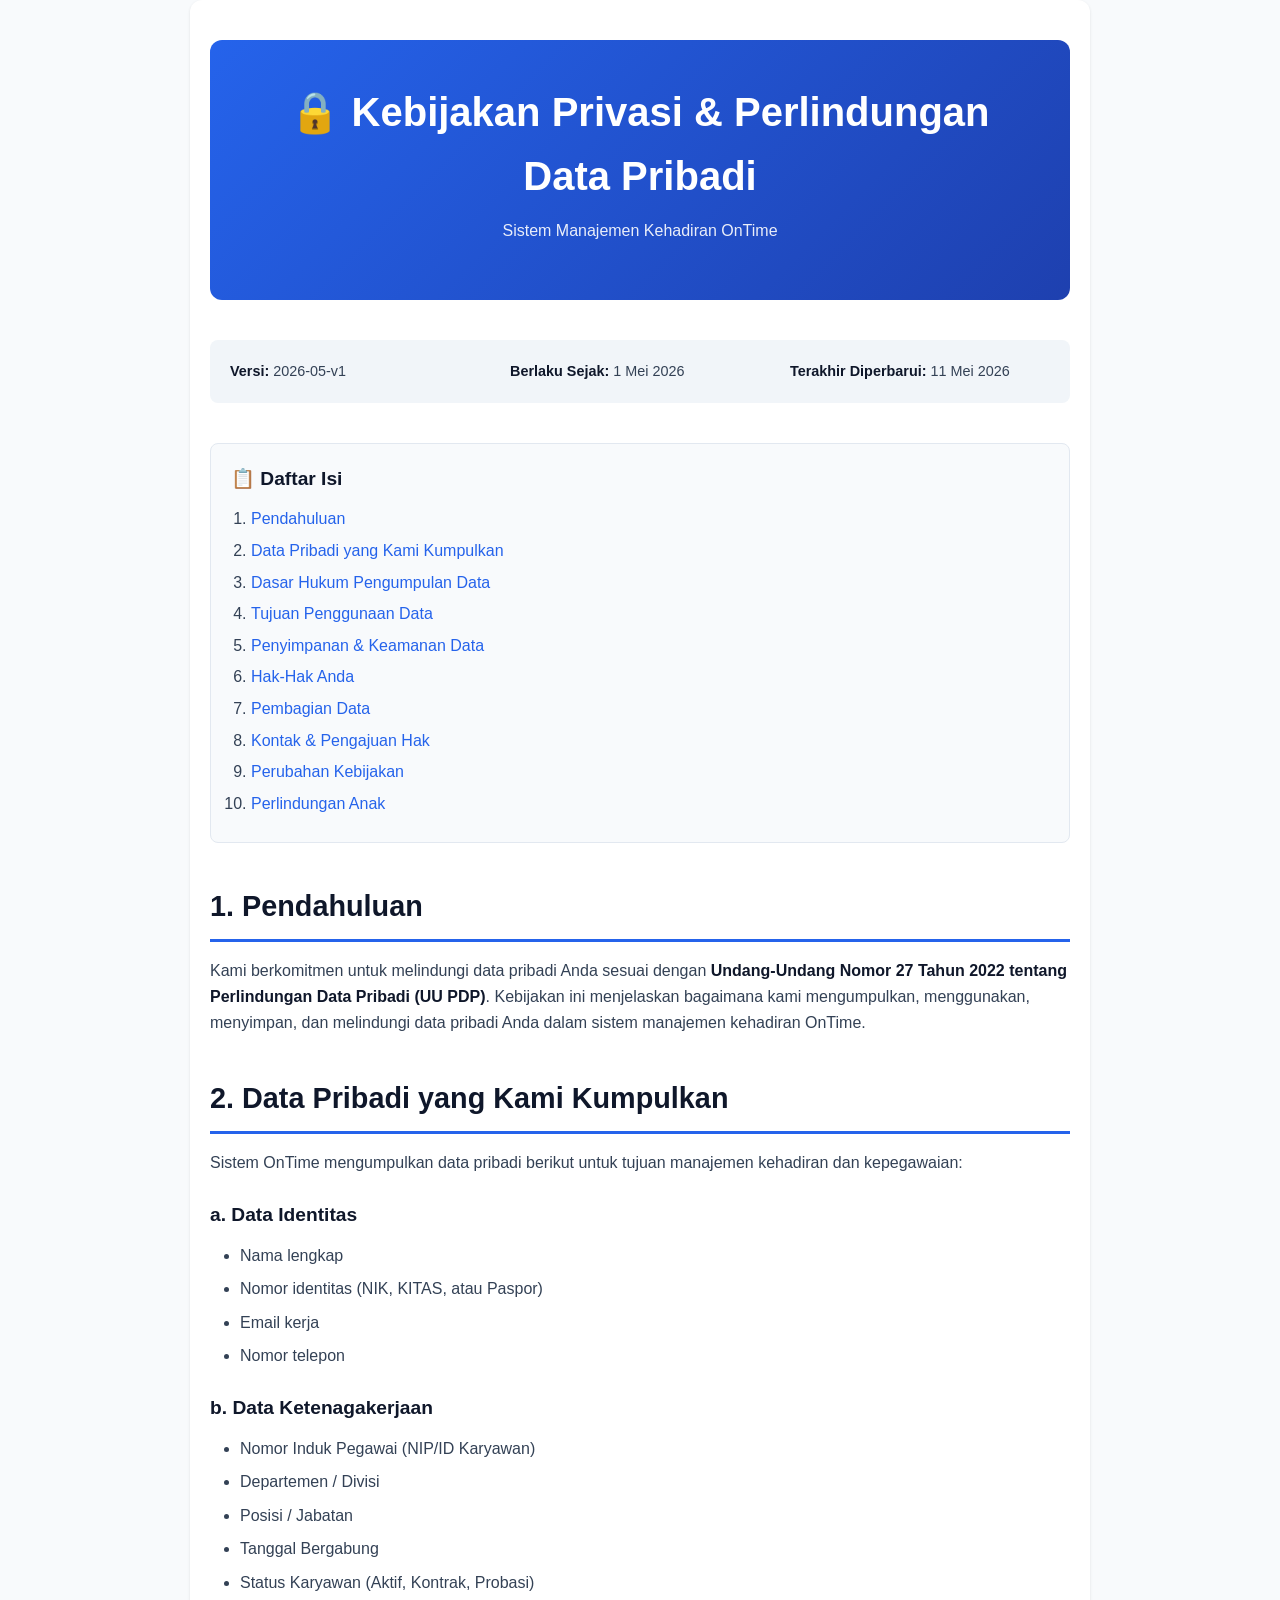
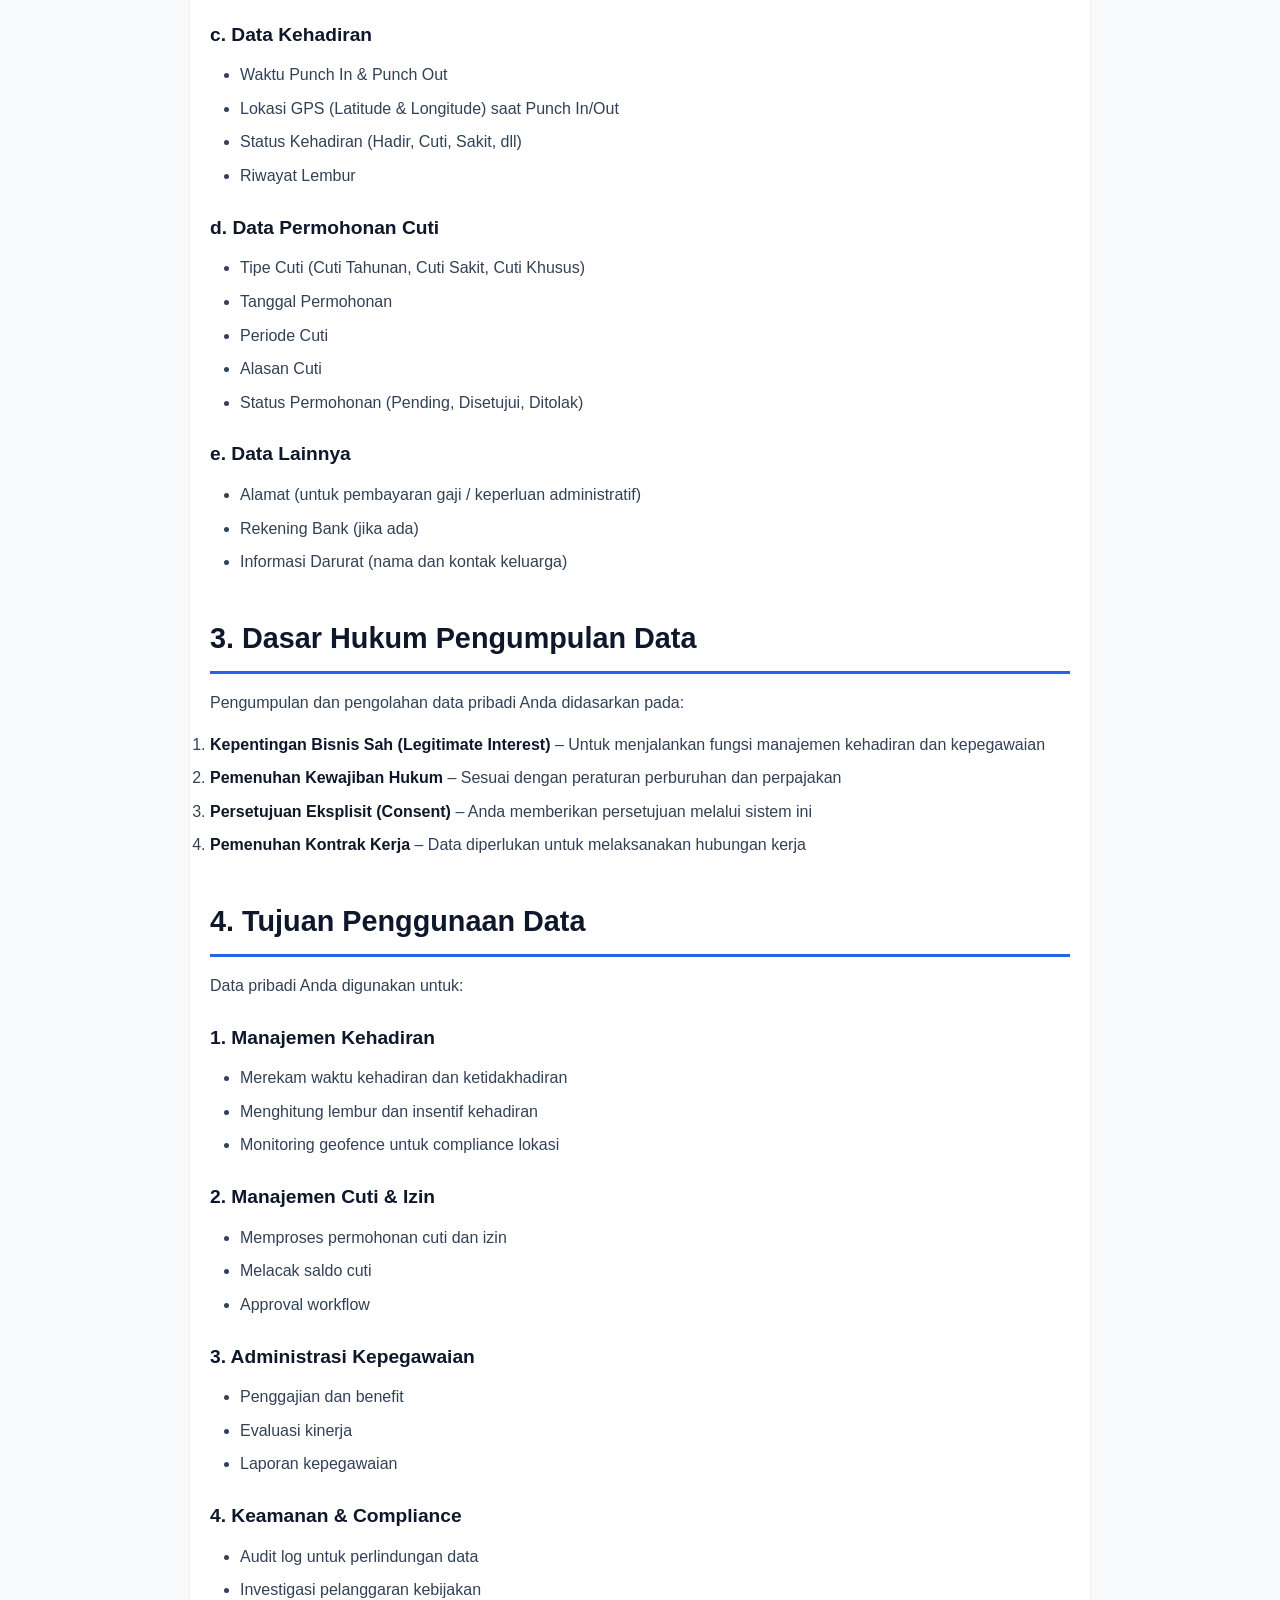
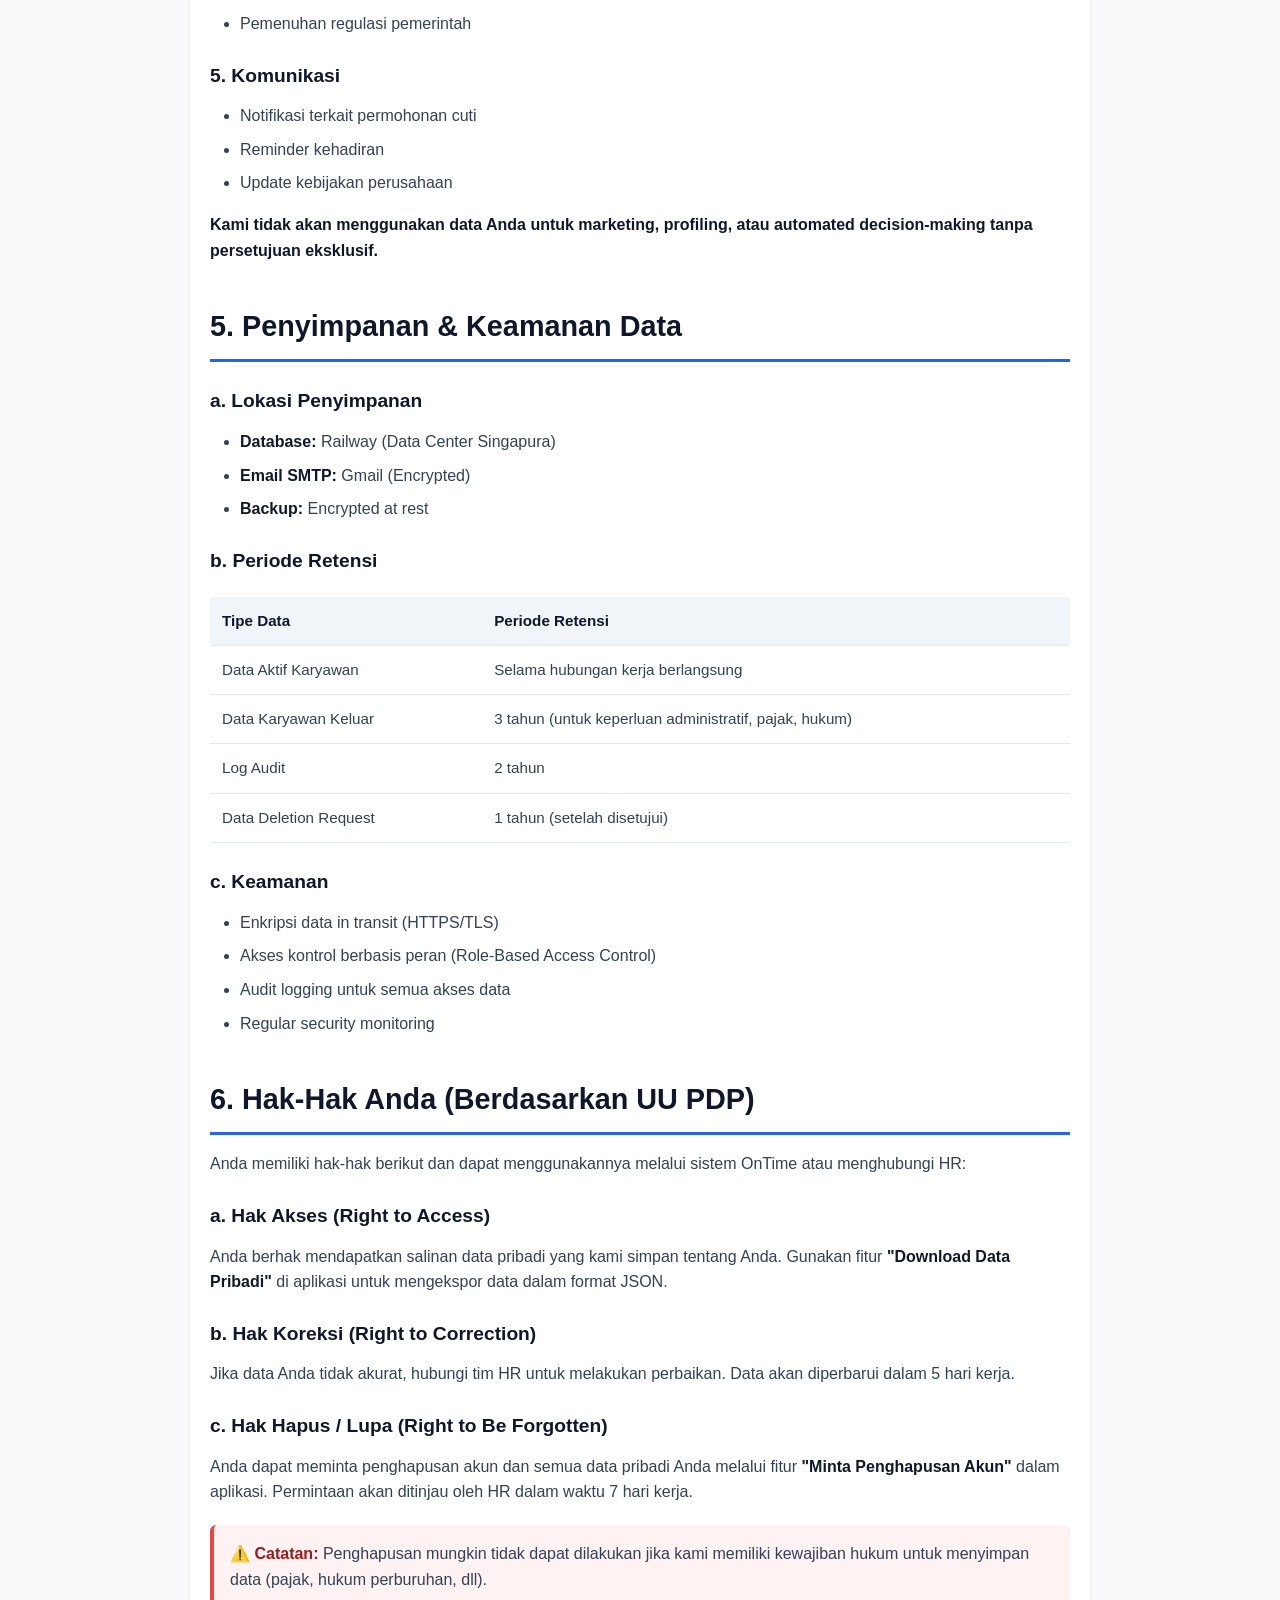
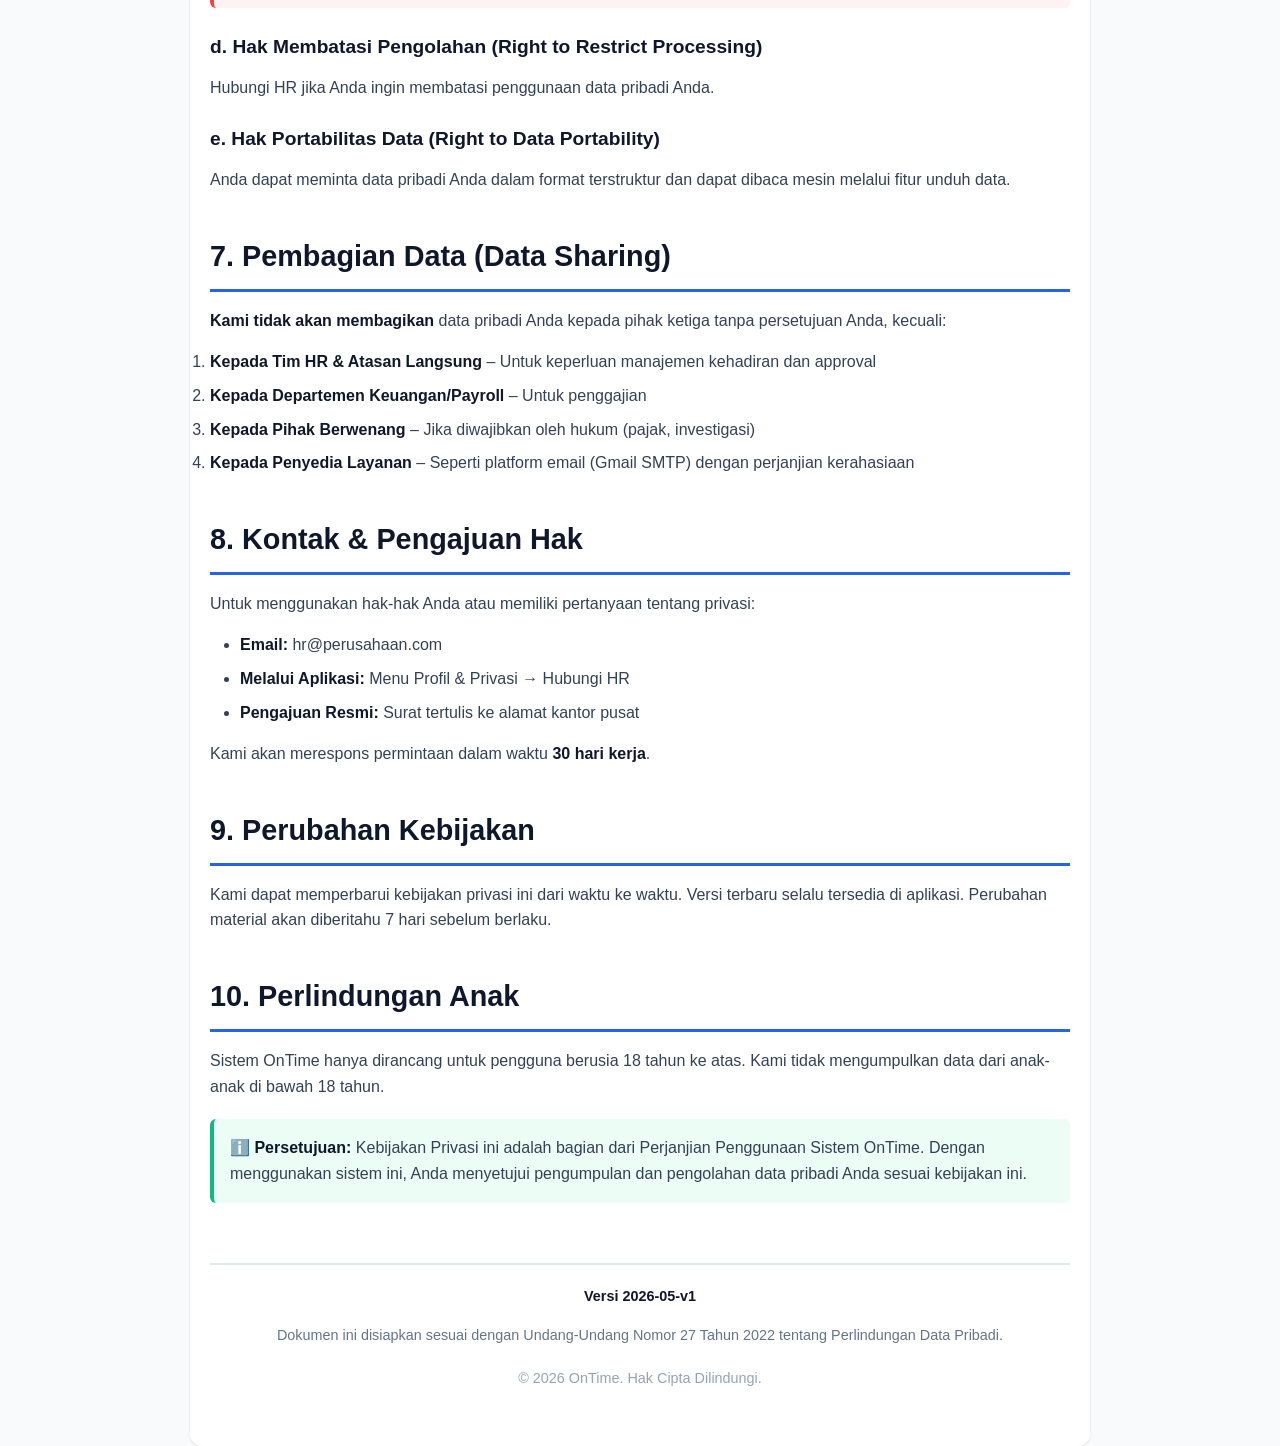
<file: templates/privacy-policy.html>
<!DOCTYPE html>
<html lang="id">
<head>
    <meta charset="UTF-8">
    <meta name="viewport" content="width=device-width, initial-scale=1.0">
    <title>Kebijakan Privasi - OnTime</title>
    <style>
        * { margin: 0; padding: 0; box-sizing: border-box; }
        body {
            font-family: -apple-system, BlinkMacSystemFont, 'Segoe UI', Roboto, 'Helvetica Neue', Arial, sans-serif;
            line-height: 1.6;
            color: #334155;
            background: #f8fafc;
        }
        .container {
            max-width: 900px;
            margin: 0 auto;
            padding: 40px 20px;
            background: #fff;
            border-radius: 12px;
            box-shadow: 0 1px 3px rgba(0,0,0,0.1);
        }
        header {
            background: linear-gradient(135deg, #2563eb 0%, #1e40af 100%);
            color: #fff;
            padding: 40px;
            border-radius: 12px;
            margin-bottom: 40px;
            text-align: center;
        }
        header h1 {
            font-size: 2.5rem;
            margin-bottom: 10px;
        }
        header p {
            font-size: 1rem;
            opacity: 0.9;
        }
        .meta {
            display: grid;
            grid-template-columns: repeat(auto-fit, minmax(200px, 1fr));
            gap: 20px;
            margin-bottom: 40px;
            padding: 20px;
            background: #f1f5f9;
            border-radius: 8px;
            font-size: 0.9rem;
        }
        .meta strong { color: #0f172a; }
        h2 {
            color: #0f172a;
            font-size: 1.8rem;
            margin-top: 40px;
            margin-bottom: 16px;
            padding-bottom: 10px;
            border-bottom: 3px solid #2563eb;
        }
        h3 {
            color: #0f172a;
            font-size: 1.2rem;
            margin-top: 24px;
            margin-bottom: 12px;
        }
        p {
            margin-bottom: 16px;
        }
        ul {
            margin-left: 30px;
            margin-bottom: 16px;
        }
        li {
            margin-bottom: 8px;
        }
        strong { color: #0f172a; font-weight: 600; }
        .highlight {
            background: #fef2f2;
            border-left: 4px solid #ef4444;
            padding: 16px;
            border-radius: 6px;
            margin: 20px 0;
        }
        .highlight strong { color: #991b1b; }
        .info-box {
            background: #ecfdf5;
            border-left: 4px solid #10b981;
            padding: 16px;
            border-radius: 6px;
            margin: 20px 0;
        }
        table {
            width: 100%;
            border-collapse: collapse;
            margin: 20px 0;
            font-size: 0.95rem;
        }
        th, td {
            padding: 12px;
            text-align: left;
            border-bottom: 1px solid #e2e8f0;
        }
        th {
            background: #f1f5f9;
            font-weight: 600;
            color: #0f172a;
        }
        tr:hover { background: #f8fafc; }
        .footer {
            margin-top: 60px;
            padding-top: 20px;
            border-top: 2px solid #e2e8f0;
            text-align: center;
            font-size: 0.9rem;
            color: #64748b;
        }
        .toc {
            background: #f8fafc;
            border: 1px solid #e2e8f0;
            border-radius: 8px;
            padding: 20px;
            margin-bottom: 40px;
        }
        .toc h3 { margin-top: 0; }
        .toc ol { margin-left: 20px; }
        .toc li { margin-bottom: 6px; }
        .toc a {
            color: #2563eb;
            text-decoration: none;
        }
        .toc a:hover { text-decoration: underline; }
        @media (max-width: 768px) {
            header h1 { font-size: 1.8rem; }
            .container { padding: 20px 15px; }
            h2 { font-size: 1.4rem; }
        }
    </style>
</head>
<body>
    <div class="container">
        <header>
            <h1>🔒 Kebijakan Privasi & Perlindungan Data Pribadi</h1>
            <p>Sistem Manajemen Kehadiran OnTime</p>
        </header>

        <div class="meta">
            <div><strong>Versi:</strong> 2026-05-v1</div>
            <div><strong>Berlaku Sejak:</strong> 1 Mei 2026</div>
            <div><strong>Terakhir Diperbarui:</strong> 11 Mei 2026</div>
        </div>

        <div class="toc">
            <h3>📋 Daftar Isi</h3>
            <ol>
                <li><a href="#pendahuluan">Pendahuluan</a></li>
                <li><a href="#data-pribadi">Data Pribadi yang Kami Kumpulkan</a></li>
                <li><a href="#dasar-hukum">Dasar Hukum Pengumpulan Data</a></li>
                <li><a href="#tujuan">Tujuan Penggunaan Data</a></li>
                <li><a href="#penyimpanan">Penyimpanan & Keamanan Data</a></li>
                <li><a href="#hak-hak">Hak-Hak Anda</a></li>
                <li><a href="#pembagian">Pembagian Data</a></li>
                <li><a href="#kontak">Kontak & Pengajuan Hak</a></li>
                <li><a href="#perubahan">Perubahan Kebijakan</a></li>
                <li><a href="#perlindungan-anak">Perlindungan Anak</a></li>
            </ol>
        </div>

        <section id="pendahuluan">
            <h2>1. Pendahuluan</h2>
            <p>Kami berkomitmen untuk melindungi data pribadi Anda sesuai dengan <strong>Undang-Undang Nomor 27 Tahun 2022 tentang Perlindungan Data Pribadi (UU PDP)</strong>. Kebijakan ini menjelaskan bagaimana kami mengumpulkan, menggunakan, menyimpan, dan melindungi data pribadi Anda dalam sistem manajemen kehadiran OnTime.</p>
        </section>

        <section id="data-pribadi">
            <h2>2. Data Pribadi yang Kami Kumpulkan</h2>
            <p>Sistem OnTime mengumpulkan data pribadi berikut untuk tujuan manajemen kehadiran dan kepegawaian:</p>

            <h3>a. Data Identitas</h3>
            <ul>
                <li>Nama lengkap</li>
                <li>Nomor identitas (NIK, KITAS, atau Paspor)</li>
                <li>Email kerja</li>
                <li>Nomor telepon</li>
            </ul>

            <h3>b. Data Ketenagakerjaan</h3>
            <ul>
                <li>Nomor Induk Pegawai (NIP/ID Karyawan)</li>
                <li>Departemen / Divisi</li>
                <li>Posisi / Jabatan</li>
                <li>Tanggal Bergabung</li>
                <li>Status Karyawan (Aktif, Kontrak, Probasi)</li>
            </ul>

            <h3>c. Data Kehadiran</h3>
            <ul>
                <li>Waktu Punch In & Punch Out</li>
                <li>Lokasi GPS (Latitude & Longitude) saat Punch In/Out</li>
                <li>Status Kehadiran (Hadir, Cuti, Sakit, dll)</li>
                <li>Riwayat Lembur</li>
            </ul>

            <h3>d. Data Permohonan Cuti</h3>
            <ul>
                <li>Tipe Cuti (Cuti Tahunan, Cuti Sakit, Cuti Khusus)</li>
                <li>Tanggal Permohonan</li>
                <li>Periode Cuti</li>
                <li>Alasan Cuti</li>
                <li>Status Permohonan (Pending, Disetujui, Ditolak)</li>
            </ul>

            <h3>e. Data Lainnya</h3>
            <ul>
                <li>Alamat (untuk pembayaran gaji / keperluan administratif)</li>
                <li>Rekening Bank (jika ada)</li>
                <li>Informasi Darurat (nama dan kontak keluarga)</li>
            </ul>
        </section>

        <section id="dasar-hukum">
            <h2>3. Dasar Hukum Pengumpulan Data</h2>
            <p>Pengumpulan dan pengolahan data pribadi Anda didasarkan pada:</p>
            <ol>
                <li><strong>Kepentingan Bisnis Sah (Legitimate Interest)</strong> – Untuk menjalankan fungsi manajemen kehadiran dan kepegawaian</li>
                <li><strong>Pemenuhan Kewajiban Hukum</strong> – Sesuai dengan peraturan perburuhan dan perpajakan</li>
                <li><strong>Persetujuan Eksplisit (Consent)</strong> – Anda memberikan persetujuan melalui sistem ini</li>
                <li><strong>Pemenuhan Kontrak Kerja</strong> – Data diperlukan untuk melaksanakan hubungan kerja</li>
            </ol>
        </section>

        <section id="tujuan">
            <h2>4. Tujuan Penggunaan Data</h2>
            <p>Data pribadi Anda digunakan untuk:</p>

            <h3>1. Manajemen Kehadiran</h3>
            <ul>
                <li>Merekam waktu kehadiran dan ketidakhadiran</li>
                <li>Menghitung lembur dan insentif kehadiran</li>
                <li>Monitoring geofence untuk compliance lokasi</li>
            </ul>

            <h3>2. Manajemen Cuti & Izin</h3>
            <ul>
                <li>Memproses permohonan cuti dan izin</li>
                <li>Melacak saldo cuti</li>
                <li>Approval workflow</li>
            </ul>

            <h3>3. Administrasi Kepegawaian</h3>
            <ul>
                <li>Penggajian dan benefit</li>
                <li>Evaluasi kinerja</li>
                <li>Laporan kepegawaian</li>
            </ul>

            <h3>4. Keamanan & Compliance</h3>
            <ul>
                <li>Audit log untuk perlindungan data</li>
                <li>Investigasi pelanggaran kebijakan</li>
                <li>Pemenuhan regulasi pemerintah</li>
            </ul>

            <h3>5. Komunikasi</h3>
            <ul>
                <li>Notifikasi terkait permohonan cuti</li>
                <li>Reminder kehadiran</li>
                <li>Update kebijakan perusahaan</li>
            </ul>

            <p><strong>Kami tidak akan menggunakan data Anda untuk marketing, profiling, atau automated decision-making tanpa persetujuan eksklusif.</strong></p>
        </section>

        <section id="penyimpanan">
            <h2>5. Penyimpanan & Keamanan Data</h2>

            <h3>a. Lokasi Penyimpanan</h3>
            <ul>
                <li><strong>Database:</strong> Railway (Data Center Singapura)</li>
                <li><strong>Email SMTP:</strong> Gmail (Encrypted)</li>
                <li><strong>Backup:</strong> Encrypted at rest</li>
            </ul>

            <h3>b. Periode Retensi</h3>
            <table>
                <tr>
                    <th>Tipe Data</th>
                    <th>Periode Retensi</th>
                </tr>
                <tr>
                    <td>Data Aktif Karyawan</td>
                    <td>Selama hubungan kerja berlangsung</td>
                </tr>
                <tr>
                    <td>Data Karyawan Keluar</td>
                    <td>3 tahun (untuk keperluan administratif, pajak, hukum)</td>
                </tr>
                <tr>
                    <td>Log Audit</td>
                    <td>2 tahun</td>
                </tr>
                <tr>
                    <td>Data Deletion Request</td>
                    <td>1 tahun (setelah disetujui)</td>
                </tr>
            </table>

            <h3>c. Keamanan</h3>
            <ul>
                <li>Enkripsi data in transit (HTTPS/TLS)</li>
                <li>Akses kontrol berbasis peran (Role-Based Access Control)</li>
                <li>Audit logging untuk semua akses data</li>
                <li>Regular security monitoring</li>
            </ul>
        </section>

        <section id="hak-hak">
            <h2>6. Hak-Hak Anda (Berdasarkan UU PDP)</h2>
            <p>Anda memiliki hak-hak berikut dan dapat menggunakannya melalui sistem OnTime atau menghubungi HR:</p>

            <h3>a. Hak Akses (Right to Access)</h3>
            <p>Anda berhak mendapatkan salinan data pribadi yang kami simpan tentang Anda. Gunakan fitur <strong>"Download Data Pribadi"</strong> di aplikasi untuk mengekspor data dalam format JSON.</p>

            <h3>b. Hak Koreksi (Right to Correction)</h3>
            <p>Jika data Anda tidak akurat, hubungi tim HR untuk melakukan perbaikan. Data akan diperbarui dalam 5 hari kerja.</p>

            <h3>c. Hak Hapus / Lupa (Right to Be Forgotten)</h3>
            <p>Anda dapat meminta penghapusan akun dan semua data pribadi Anda melalui fitur <strong>"Minta Penghapusan Akun"</strong> dalam aplikasi. Permintaan akan ditinjau oleh HR dalam waktu 7 hari kerja.</p>
            <div class="highlight">
                <strong>⚠️ Catatan:</strong> Penghapusan mungkin tidak dapat dilakukan jika kami memiliki kewajiban hukum untuk menyimpan data (pajak, hukum perburuhan, dll).
            </div>

            <h3>d. Hak Membatasi Pengolahan (Right to Restrict Processing)</h3>
            <p>Hubungi HR jika Anda ingin membatasi penggunaan data pribadi Anda.</p>

            <h3>e. Hak Portabilitas Data (Right to Data Portability)</h3>
            <p>Anda dapat meminta data pribadi Anda dalam format terstruktur dan dapat dibaca mesin melalui fitur unduh data.</p>
        </section>

        <section id="pembagian">
            <h2>7. Pembagian Data (Data Sharing)</h2>
            <p><strong>Kami tidak akan membagikan</strong> data pribadi Anda kepada pihak ketiga tanpa persetujuan Anda, kecuali:</p>
            <ol>
                <li><strong>Kepada Tim HR & Atasan Langsung</strong> – Untuk keperluan manajemen kehadiran dan approval</li>
                <li><strong>Kepada Departemen Keuangan/Payroll</strong> – Untuk penggajian</li>
                <li><strong>Kepada Pihak Berwenang</strong> – Jika diwajibkan oleh hukum (pajak, investigasi)</li>
                <li><strong>Kepada Penyedia Layanan</strong> – Seperti platform email (Gmail SMTP) dengan perjanjian kerahasiaan</li>
            </ol>
        </section>

        <section id="kontak">
            <h2>8. Kontak & Pengajuan Hak</h2>
            <p>Untuk menggunakan hak-hak Anda atau memiliki pertanyaan tentang privasi:</p>
            <ul>
                <li><strong>Email:</strong> hr@perusahaan.com</li>
                <li><strong>Melalui Aplikasi:</strong> Menu Profil & Privasi → Hubungi HR</li>
                <li><strong>Pengajuan Resmi:</strong> Surat tertulis ke alamat kantor pusat</li>
            </ul>
            <p>Kami akan merespons permintaan dalam waktu <strong>30 hari kerja</strong>.</p>
        </section>

        <section id="perubahan">
            <h2>9. Perubahan Kebijakan</h2>
            <p>Kami dapat memperbarui kebijakan privasi ini dari waktu ke waktu. Versi terbaru selalu tersedia di aplikasi. Perubahan material akan diberitahu 7 hari sebelum berlaku.</p>
        </section>

        <section id="perlindungan-anak">
            <h2>10. Perlindungan Anak</h2>
            <p>Sistem OnTime hanya dirancang untuk pengguna berusia 18 tahun ke atas. Kami tidak mengumpulkan data dari anak-anak di bawah 18 tahun.</p>
        </section>

        <div class="info-box">
            <strong>ℹ️ Persetujuan:</strong> Kebijakan Privasi ini adalah bagian dari Perjanjian Penggunaan Sistem OnTime. Dengan menggunakan sistem ini, Anda menyetujui pengumpulan dan pengolahan data pribadi Anda sesuai kebijakan ini.
        </div>

        <div class="footer">
            <p><strong>Versi 2026-05-v1</strong></p>
            <p>Dokumen ini disiapkan sesuai dengan Undang-Undang Nomor 27 Tahun 2022 tentang Perlindungan Data Pribadi.</p>
            <p style="margin-top: 20px; color: #94a3b8;">© 2026 OnTime. Hak Cipta Dilindungi.</p>
        </div>
    </div>
</body>
</html>
</file>
